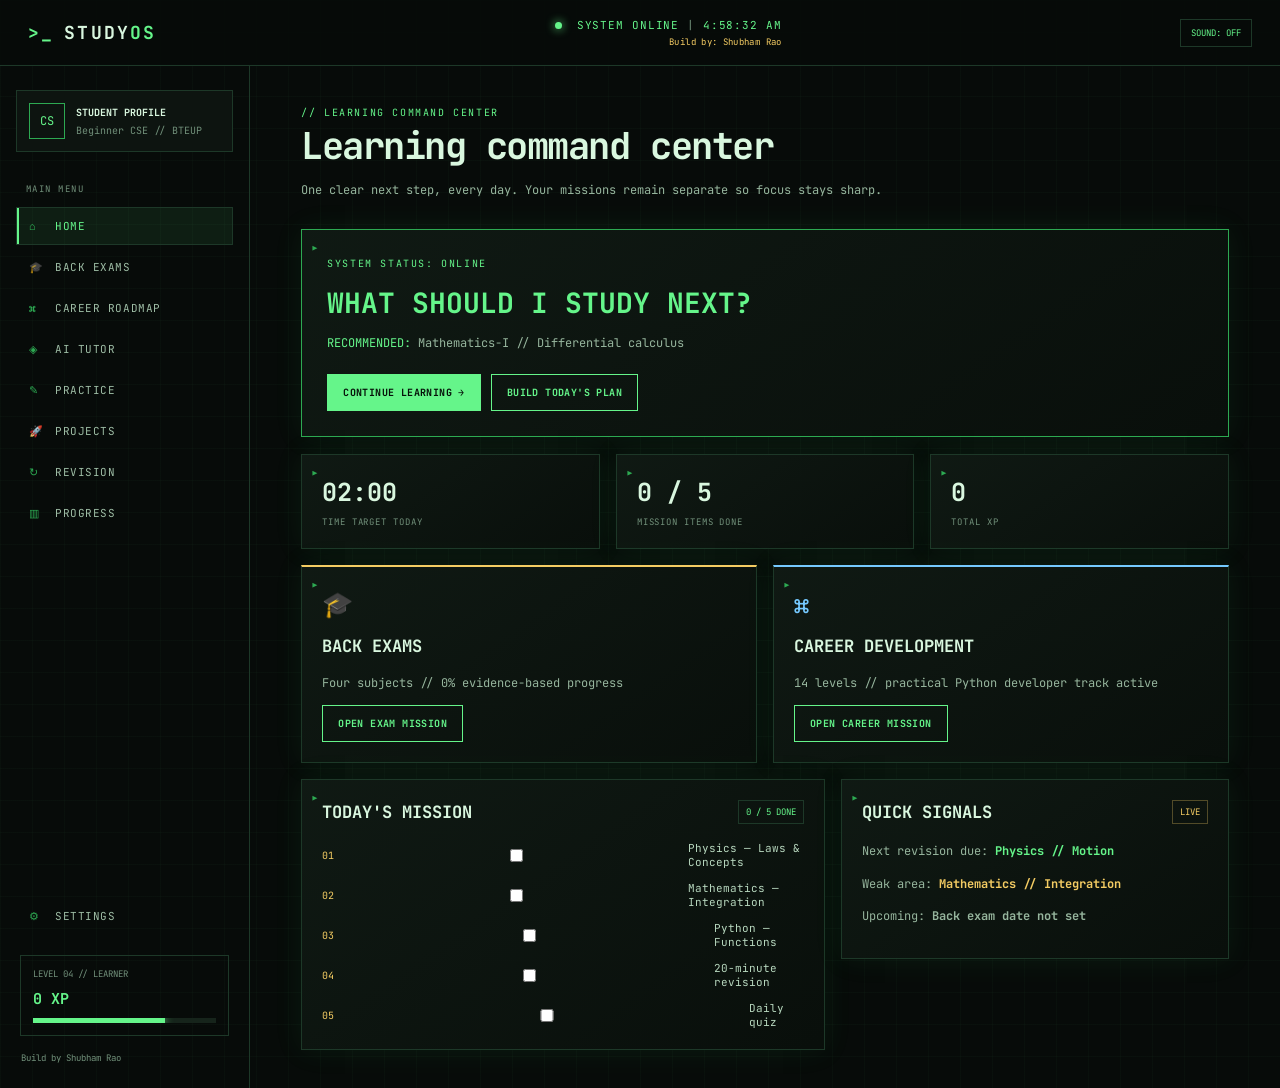
<file: index.html>
<!doctype html>
<html lang="en">
<head>
  <meta charset="UTF-8">
  <meta name="viewport" content="width=device-width, initial-scale=1, maximum-scale=1, viewport-fit=cover">
  <meta name="description" content="StudyOS - BTEUP exam preparation and computer science career development dashboard">
  <title>StudyOS // Learning Command Center</title>
  <link rel="preconnect" href="https://fonts.googleapis.com">
  <link rel="preconnect" href="https://fonts.gstatic.com" crossorigin>
  <link href="https://fonts.googleapis.com/css2?family=JetBrains+Mono:wght@400;500;600;700&display=swap" rel="stylesheet">
  <link rel="stylesheet" href="style.css">
</head>
<body>
  <div class="app-shell">
    <header class="topbar">
      <button class="icon-button menu-button" id="menuToggle" aria-label="Open navigation" aria-expanded="false">⋮</button>
      <button class="brand" data-view="home" aria-label="Go to home">
        <span class="brand-mark">&gt;_</span>
        <span>STUDY<span class="accent">OS</span></span>
      </button>
      <div class="system-readout"><span class="status-dot"></span> SYSTEM ONLINE <span class="muted">|</span> <span id="clock">--:--:--</span><small class="topbar-owner">Build by: Shubham Rao</small></div>
      <button class="sound-button" id="soundToggle" aria-label="Toggle startup sound">SOUND: OFF</button>
    </header>

    <div class="layout">
      <aside class="sidebar" id="sidebar">
        <div class="profile-card">
          <div class="avatar">CS</div>
          <div><strong>STUDENT PROFILE</strong><small>Beginner CSE // BTEUP</small></div>
        </div>
        <p class="nav-label">MAIN MENU</p>
        <nav>
          <button class="nav-item active" data-view="home"><span>⌂</span> HOME</button>
          <button class="nav-item" data-view="exams"><span>🎓</span> BACK EXAMS</button>
          <button class="nav-item" data-view="career"><span>⌘</span> CAREER ROADMAP</button>
          <button class="nav-item" data-view="tutor"><span>◈</span> AI TUTOR</button>
          <button class="nav-item" data-view="practice"><span>✎</span> PRACTICE</button>
          <button class="nav-item" data-view="projects"><span>🚀</span> PROJECTS</button>
          <button class="nav-item" data-view="revision"><span>↻</span> REVISION</button>
          <button class="nav-item" data-view="progress"><span>▥</span> PROGRESS</button>
        </nav>
        <div class="sidebar-footer">
          <button class="nav-item" data-view="settings"><span>⚙</span> SETTINGS</button>
          <div class="level-card"><span>LEVEL 04 // LEARNER</span><strong><span id="xpValue">1,420</span> XP</strong><div class="progress-track"><i style="width: 72%"></i></div></div>
          <small class="owner">Build by Shubham Rao</small>
        </div>
      </aside>

      <main class="content" id="content"></main>
    </div>
  </div>
  <button class="nav-backdrop" id="navBackdrop" aria-label="Close navigation"></button>
  <div class="toast" id="toast" role="status"></div>
  <script src="app.js"></script>
</body>
</html>
</file>
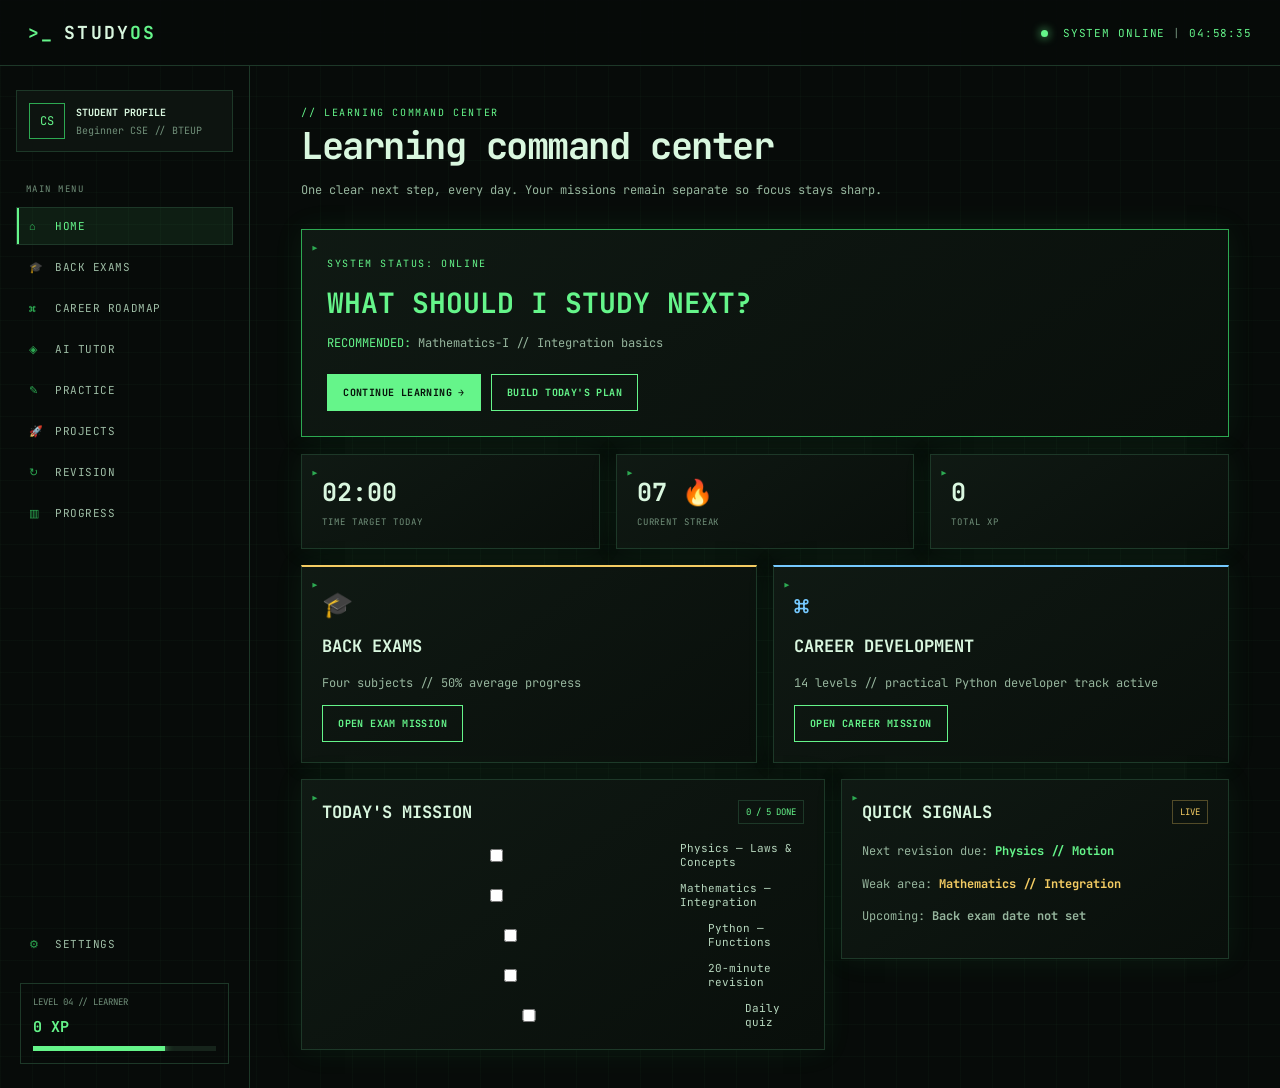
<file: release/index.html>
<!doctype html>
<html lang="en">
<head>
  <meta charset="UTF-8">
  <meta name="viewport" content="width=device-width, initial-scale=1.0">
  <meta name="description" content="StudyOS - BTEUP exam preparation and computer science career development dashboard">
  <title>StudyOS // Learning Command Center</title>
  <link rel="preconnect" href="https://fonts.googleapis.com">
  <link rel="preconnect" href="https://fonts.gstatic.com" crossorigin>
  <link href="https://fonts.googleapis.com/css2?family=JetBrains+Mono:wght@400;500;600;700&display=swap" rel="stylesheet">
  <link rel="stylesheet" href="style.css">
</head>
<body>
  <div class="app-shell">
    <header class="topbar">
      <button class="brand" data-view="home" aria-label="Go to home">
        <span class="brand-mark">&gt;_</span>
        <span>STUDY<span class="accent">OS</span></span>
      </button>
      <div class="system-readout"><span class="status-dot"></span> SYSTEM ONLINE <span class="muted">|</span> <span id="clock">--:--:--</span></div>
      <button class="icon-button" id="menuToggle" aria-label="Toggle navigation">☰</button>
    </header>

    <div class="layout">
      <aside class="sidebar" id="sidebar">
        <div class="profile-card">
          <div class="avatar">CS</div>
          <div><strong>STUDENT PROFILE</strong><small>Beginner CSE // BTEUP</small></div>
        </div>
        <p class="nav-label">MAIN MENU</p>
        <nav>
          <button class="nav-item active" data-view="home"><span>⌂</span> HOME</button>
          <button class="nav-item" data-view="exams"><span>🎓</span> BACK EXAMS</button>
          <button class="nav-item" data-view="career"><span>⌘</span> CAREER ROADMAP</button>
          <button class="nav-item" data-view="tutor"><span>◈</span> AI TUTOR</button>
          <button class="nav-item" data-view="practice"><span>✎</span> PRACTICE</button>
          <button class="nav-item" data-view="projects"><span>🚀</span> PROJECTS</button>
          <button class="nav-item" data-view="revision"><span>↻</span> REVISION</button>
          <button class="nav-item" data-view="progress"><span>▥</span> PROGRESS</button>
        </nav>
        <div class="sidebar-footer">
          <button class="nav-item" data-view="settings"><span>⚙</span> SETTINGS</button>
          <div class="level-card"><span>LEVEL 04 // LEARNER</span><strong><span id="xpValue">1,420</span> XP</strong><div class="progress-track"><i style="width: 72%"></i></div></div>
        </div>
      </aside>

      <main class="content" id="content"></main>
    </div>
  </div>
  <div class="toast" id="toast" role="status"></div>
  <script src="app.js"></script>
</body>
</html>
</file>
<file: style.css>
:root {
  --bg: #070b09;
  --panel: #0d1410;
  --panel-2: #101a14;
  --line: #1d3828;
  --text: #d9f7df;
  --muted: #71907a;
  --green: #65f58a;
  --green-dim: #2da952;
  --yellow: #f4cc63;
  --red: #ff7272;
  --blue: #75c9ff;
  --shadow: 0 0 28px rgba(55, 221, 103, .08);
}
* { box-sizing: border-box; }
html, body { margin: 0; min-height: 100%; overflow-x: hidden; background: var(--bg); color: var(--text); font-family: "JetBrains Mono", Consolas, monospace; }
body { background-image: linear-gradient(rgba(101,245,138,.025) 1px, transparent 1px), linear-gradient(90deg, rgba(101,245,138,.025) 1px, transparent 1px); background-size: 32px 32px; }
button, input, select, textarea { font: inherit; }
button { cursor: pointer; }
.app-shell { min-height: 100vh; }
.topbar { align-items: center; border-bottom: 1px solid var(--line); display: flex; height: calc(66px + env(safe-area-inset-top)); justify-content: space-between; padding: env(safe-area-inset-top) 28px 0; background: rgba(7,11,9,.96); position: sticky; top: 0; z-index: 5; }
.brand { background: none; border: 0; color: var(--text); display: flex; font-size: 18px; font-weight: 700; gap: 10px; letter-spacing: .12em; padding: 0; }
.brand-mark, .accent { color: var(--green); }
.system-readout { color: var(--green); font-size: 11px; letter-spacing: .08em; }
.topbar-owner { color: var(--yellow); display: block; font-size: 9px; letter-spacing: .04em; margin-top: 4px; text-align: right; }
.status-dot { background: var(--green); border-radius: 50%; box-shadow: 0 0 10px var(--green); display: inline-block; height: 7px; margin-right: 7px; width: 7px; }
.muted, small { color: var(--muted); }
.icon-button, .sound-button { background: none; border: 1px solid var(--line); color: var(--green); padding: 7px 10px; }
.sound-button { font-size: 9px; }
.menu-button { display: none; font-size: 18px; line-height: 1; padding: 5px 10px; }
.nav-backdrop { display: none; }
.layout { display: flex; min-height: calc(100dvh - 66px - env(safe-area-inset-top)); }
.sidebar { border-right: 1px solid var(--line); display: flex; flex-direction: column; padding: 24px 16px; width: 250px; flex-shrink: 0; }
.profile-card { align-items: center; background: var(--panel); border: 1px solid var(--line); display: flex; gap: 11px; padding: 12px; }
.profile-card strong, .profile-card small { display: block; font-size: 10px; }
.profile-card small { margin-top: 5px; }
.avatar { align-items: center; border: 1px solid var(--green-dim); color: var(--green); display: flex; font-size: 12px; height: 36px; justify-content: center; width: 36px; }
.nav-label { color: var(--muted); font-size: 9px; letter-spacing: .16em; margin: 30px 10px 10px; }
nav { display: grid; gap: 3px; }
.nav-item { background: none; border: 1px solid transparent; color: #9ebda5; display: flex; font-size: 11px; gap: 12px; letter-spacing: .05em; padding: 11px 12px; text-align: left; width: 100%; }
.nav-item span { color: var(--green-dim); width: 14px; }
.nav-item:hover, .nav-item.active { background: rgba(101,245,138,.08); border-color: var(--line); color: var(--green); }
.nav-item.active { box-shadow: inset 2px 0 var(--green); }
.sidebar-footer { margin-top: auto; }
.owner { display:block; color:var(--muted); font-size:9px; margin:16px 5px 0; }
.level-card { border: 1px solid var(--line); color: var(--muted); font-size: 9px; margin: 20px 4px 0; padding: 12px; }
.level-card strong { color: var(--green); display: block; font-size: 15px; margin: 9px 0; }
.progress-track { background: #16241b; height: 5px; overflow: hidden; }
.progress-track i { background: var(--green); box-shadow: 0 0 8px var(--green); display: block; height: 100%; }
.content { max-width: 1400px; padding: 38px clamp(20px, 4vw, 58px); width: 100%; }
.eyebrow { color: var(--green); font-size: 10px; letter-spacing: .16em; margin: 0 0 10px; }
h1 { font-size: clamp(24px, 3vw, 37px); letter-spacing: -.04em; margin: 0 0 10px; }
h2 { font-size: 17px; margin: 0 0 16px; }
h3 { font-size: 13px; margin: 0 0 8px; }
p { color: #96b59d; font-size: 12px; line-height: 1.7; }
.page-head { align-items: flex-end; display: flex; justify-content: space-between; margin-bottom: 29px; }
.page-head p { margin: 0; }
.grid { display: grid; gap: 16px; }
.grid-2 { grid-template-columns: repeat(2, minmax(0, 1fr)); }
.grid-3 { grid-template-columns: repeat(3, minmax(0, 1fr)); }
.card { background: linear-gradient(145deg, rgba(16,26,20,.95), rgba(9,15,11,.95)); border: 1px solid var(--line); box-shadow: var(--shadow); padding: 20px; position: relative; }
.card:before { color: var(--green-dim); content: "▸"; left: 8px; position: absolute; top: 8px; }
.card > * { position: relative; }
.card-title { align-items: center; display: flex; justify-content: space-between; margin-bottom: 17px; }
.card-title h2 { margin: 0; }
.tag { border: 1px solid var(--line); color: var(--green); font-size: 9px; padding: 5px 7px; }
.tag.warn { color: var(--yellow); border-color: rgba(244,204,99,.3); }
.tag.danger { color: var(--red); border-color: rgba(255,114,114,.3); }
.hero { border-color: var(--green-dim); margin-bottom: 17px; padding: 25px; }
.hero .big-status { color: var(--green); font-size: clamp(18px, 3vw, 28px); font-weight: 700; margin: 12px 0; }
.hero-actions { display: flex; gap: 10px; margin-top: 20px; }
.btn { background: var(--green); border: 1px solid var(--green); color: #061009; display: inline-block; font-size: 10px; font-weight: 700; letter-spacing: .04em; padding: 11px 15px; text-decoration: none; }
.btn:hover { box-shadow: 0 0 18px rgba(101,245,138,.3); }
.btn.secondary { background: transparent; color: var(--green); }
.stat { font-size: 25px; font-weight: 700; }
.stat-label { color: var(--muted); font-size: 9px; letter-spacing: .1em; margin-top: 7px; }
.mission-card { min-height: 160px; }
.mission-card.exam { border-top: 2px solid var(--yellow); }
.mission-card.career { border-top: 2px solid var(--blue); }
.mission-card .mission-icon { font-size: 25px; margin-bottom: 14px; }
.mission-card.exam .mission-icon, .exam-color { color: var(--yellow); }
.mission-card.career .mission-icon, .career-color { color: var(--blue); }
.checklist { display: grid; gap: 12px; list-style: none; margin: 0; padding: 0; }
.checklist li { align-items: center; color: #b7d7be; display: flex; font-size: 11px; gap: 10px; }
.checklist input { accent-color: var(--green); }
.mission-sequence { counter-reset: mission-step; }
.mission-sequence li { gap: 9px; }
.mission-number { color: var(--yellow); font-size: 10px; min-width: 22px; }
.split { align-items: start; display: grid; gap: 16px; grid-template-columns: 1.35fr 1fr; }
.subject-card { min-height: 170px; }
.subject-card h3 { color: var(--text); font-size: 14px; }
.subject-card .progress-track { margin: 18px 0 10px; }
.subject-meta { color: var(--muted); font-size: 10px; }
.subject-grid { display: grid; gap: 12px; grid-template-columns: repeat(2, minmax(0, 1fr)); }
.roadmap { display: grid; gap: 10px; grid-template-columns: 1fr; }
.roadmap-step { background: rgba(255,255,255,.02); border: 1px solid var(--line); border-left: 4px solid var(--line); min-height: 0; padding: 16px 18px 15px; position: relative; transition: border-color .2s, background .2s; }
.roadmap-button { background: transparent; color: inherit; cursor: pointer; font: inherit; text-align: left; width: 100%; }
.roadmap-button:hover, .roadmap-button:focus-visible { background: rgba(101,245,138,.06); border-color: var(--green-dim); outline: none; }
.roadmap-done { border-left-color: var(--green); }
.roadmap-current { background: rgba(99,194,255,.07); border-color: var(--blue); border-left-width: 6px; }
.roadmap-selected { box-shadow: 0 0 0 1px var(--blue); }
.roadmap-done h3 { color: var(--green); }
.roadmap-current h3 { color: var(--blue); }
.roadmap-step-head { align-items: center; display: flex; gap: 10px; justify-content: space-between; }
.roadmap-number { color: var(--muted); font-size: 11px; font-weight: 700; letter-spacing: 1px; }
.roadmap-state { border: 1px solid var(--line); color: var(--muted); font-size: 9px; letter-spacing: .8px; padding: 4px 7px; }
.roadmap-current .roadmap-state { border-color: var(--blue); color: var(--blue); }
.roadmap-done .roadmap-state { border-color: var(--green-dim); color: var(--green); }
.roadmap-step h3 { margin: 8px 0 10px; }
.roadmap-step p { font-size: 11px; line-height: 1.5; margin: 5px 0 0; }
.roadmap-learn strong, .roadmap-output strong { color: var(--muted); font-size: 9px; letter-spacing: .8px; margin-right: 5px; }
.roadmap-output { color: var(--green); }
.roadmap-intro { color: var(--muted); font-size: 11px; margin: 5px 0 0; }
.roadmap-focus { border-top: 1px solid var(--line); margin-top: 16px; padding-top: 16px; }
.roadmap-focus h3 { color: var(--blue); margin: 10px 0 8px; }
.roadmap-focus p { font-size: 11px; line-height: 1.5; margin: 5px 0; }
.lesson-list { display: grid; gap: 7px; }
.lesson { align-items: center; background: rgba(101,245,138,.03); border: 1px solid transparent; display: flex; gap: 12px; padding: 10px; }
.lesson:hover { border-color: var(--line); }
.lesson .num { color: var(--muted); font-size: 10px; }
.topic-note { display: block; font-size: 9px; margin-top: 4px; }
.lesson.done { color: var(--muted); text-decoration: line-through; }
.lesson.done .num { color: var(--green); }
.priority { font-size: 9px; margin-left: auto; }
.priority.high { color: var(--red); } .priority.medium { color: var(--yellow); } .priority.low { color: var(--green); }
.bar-row { align-items: center; display: grid; gap: 10px; grid-template-columns: 120px 1fr 45px; margin: 15px 0; }
.bar-row label, .bar-row strong { font-size: 10px; }
.bar-row strong { color: var(--green); text-align: right; }
.form-row { display: grid; gap: 12px; grid-template-columns: repeat(2, 1fr); }
label { color: var(--muted); display: block; font-size: 10px; margin-bottom: 7px; }
input, select, textarea { background: #09100b; border: 1px solid var(--line); color: var(--text); padding: 11px; width: 100%; }
textarea { min-height: 110px; resize: vertical; }
.code-block { background: #050906; border: 1px solid var(--line); color: var(--green); font-family: inherit; font-size: 11px; line-height: 1.7; margin: 0 0 20px; overflow-x: auto; padding: 14px; white-space: pre-wrap; }
.chat { display: flex; flex-direction: column; height: 470px; }
.chat-log { display: grid; flex: 1; gap: 13px; overflow: auto; padding: 5px 0 20px; }
.bubble { border-left: 2px solid var(--green-dim); color: #b5d8bb; font-size: 11px; line-height: 1.7; padding: 10px 13px; }
.bubble.user { border-color: var(--blue); color: #b7daf0; justify-self: end; max-width: 80%; }
.chat-form { display: flex; gap: 8px; }
.chat-form input { flex: 1; }
.notice { border-left: 2px solid var(--yellow); color: #d9c887; font-size: 11px; line-height: 1.6; padding: 11px 14px; }
.toast { background: var(--green); bottom: 20px; color: #061009; display: none; font-size: 11px; font-weight: 700; padding: 12px 16px; position: fixed; right: 20px; z-index: 10; }
.toast.show { display: block; }
@media (max-width: 900px) { .sidebar { width: 215px; } .roadmap { grid-template-columns: repeat(2, 1fr); } }
@media (max-width: 700px) {
  .topbar { padding-left: 16px; padding-right: 16px; gap:9px; } .system-readout { font-size: 9px; } .menu-button { display: block; order:-1; }
  .brand { font-size:15px; } .sound-button { font-size:8px; padding:6px; } .sidebar { background: var(--bg); box-shadow:12px 0 32px rgba(0,0,0,.35); display: none; left:0; position: fixed; top: calc(66px + env(safe-area-inset-top)); bottom: 0; z-index: 4; } .sidebar.open { display: flex; }
  .nav-backdrop { background: rgba(0,0,0,.55); border: 0; inset: calc(66px + env(safe-area-inset-top)) 0 0 0; position: fixed; z-index: 3; }
  body:has(.sidebar.open) .nav-backdrop { display: block; }
  .content { padding: 28px 16px calc(28px + env(safe-area-inset-bottom)); } .page-head, .split { display: block; } .page-head { margin-bottom: 22px; }
  .page-head .btn { margin-top: 15px; } .grid-2, .grid-3, .subject-grid { grid-template-columns: 1fr; } .roadmap { grid-template-columns: 1fr; }
  .hero-actions { flex-wrap: wrap; } .bar-row { grid-template-columns: 94px 1fr 38px; }
  .lesson .priority { display: none; } .lesson .btn { flex-shrink: 0; }
}
</file>
<file: release/style.css>
:root {
  --bg: #070b09;
  --panel: #0d1410;
  --panel-2: #101a14;
  --line: #1d3828;
  --text: #d9f7df;
  --muted: #71907a;
  --green: #65f58a;
  --green-dim: #2da952;
  --yellow: #f4cc63;
  --red: #ff7272;
  --blue: #75c9ff;
  --shadow: 0 0 28px rgba(55, 221, 103, .08);
}
* { box-sizing: border-box; }
html, body { margin: 0; min-height: 100%; background: var(--bg); color: var(--text); font-family: "JetBrains Mono", Consolas, monospace; }
body { background-image: linear-gradient(rgba(101,245,138,.025) 1px, transparent 1px), linear-gradient(90deg, rgba(101,245,138,.025) 1px, transparent 1px); background-size: 32px 32px; }
button, input, select, textarea { font: inherit; }
button { cursor: pointer; }
.app-shell { min-height: 100vh; }
.topbar { align-items: center; border-bottom: 1px solid var(--line); display: flex; height: 66px; justify-content: space-between; padding: 0 28px; background: rgba(7,11,9,.9); position: sticky; top: 0; z-index: 5; }
.brand { background: none; border: 0; color: var(--text); display: flex; font-size: 18px; font-weight: 700; gap: 10px; letter-spacing: .12em; padding: 0; }
.brand-mark, .accent { color: var(--green); }
.system-readout { color: var(--green); font-size: 11px; letter-spacing: .08em; }
.status-dot { background: var(--green); border-radius: 50%; box-shadow: 0 0 10px var(--green); display: inline-block; height: 7px; margin-right: 7px; width: 7px; }
.muted, small { color: var(--muted); }
.icon-button { background: none; border: 1px solid var(--line); color: var(--green); display: none; padding: 7px 10px; }
.layout { display: flex; min-height: calc(100vh - 66px); }
.sidebar { border-right: 1px solid var(--line); display: flex; flex-direction: column; padding: 24px 16px; width: 250px; flex-shrink: 0; }
.profile-card { align-items: center; background: var(--panel); border: 1px solid var(--line); display: flex; gap: 11px; padding: 12px; }
.profile-card strong, .profile-card small { display: block; font-size: 10px; }
.profile-card small { margin-top: 5px; }
.avatar { align-items: center; border: 1px solid var(--green-dim); color: var(--green); display: flex; font-size: 12px; height: 36px; justify-content: center; width: 36px; }
.nav-label { color: var(--muted); font-size: 9px; letter-spacing: .16em; margin: 30px 10px 10px; }
nav { display: grid; gap: 3px; }
.nav-item { background: none; border: 1px solid transparent; color: #9ebda5; display: flex; font-size: 11px; gap: 12px; letter-spacing: .05em; padding: 11px 12px; text-align: left; width: 100%; }
.nav-item span { color: var(--green-dim); width: 14px; }
.nav-item:hover, .nav-item.active { background: rgba(101,245,138,.08); border-color: var(--line); color: var(--green); }
.nav-item.active { box-shadow: inset 2px 0 var(--green); }
.sidebar-footer { margin-top: auto; }
.level-card { border: 1px solid var(--line); color: var(--muted); font-size: 9px; margin: 20px 4px 0; padding: 12px; }
.level-card strong { color: var(--green); display: block; font-size: 15px; margin: 9px 0; }
.progress-track { background: #16241b; height: 5px; overflow: hidden; }
.progress-track i { background: var(--green); box-shadow: 0 0 8px var(--green); display: block; height: 100%; }
.content { max-width: 1400px; padding: 38px clamp(20px, 4vw, 58px); width: 100%; }
.eyebrow { color: var(--green); font-size: 10px; letter-spacing: .16em; margin: 0 0 10px; }
h1 { font-size: clamp(24px, 3vw, 37px); letter-spacing: -.04em; margin: 0 0 10px; }
h2 { font-size: 17px; margin: 0 0 16px; }
h3 { font-size: 13px; margin: 0 0 8px; }
p { color: #96b59d; font-size: 12px; line-height: 1.7; }
.page-head { align-items: flex-end; display: flex; justify-content: space-between; margin-bottom: 29px; }
.page-head p { margin: 0; }
.grid { display: grid; gap: 16px; }
.grid-2 { grid-template-columns: repeat(2, minmax(0, 1fr)); }
.grid-3 { grid-template-columns: repeat(3, minmax(0, 1fr)); }
.card { background: linear-gradient(145deg, rgba(16,26,20,.95), rgba(9,15,11,.95)); border: 1px solid var(--line); box-shadow: var(--shadow); padding: 20px; position: relative; }
.card:before { color: var(--green-dim); content: "▸"; left: 8px; position: absolute; top: 8px; }
.card > * { position: relative; }
.card-title { align-items: center; display: flex; justify-content: space-between; margin-bottom: 17px; }
.card-title h2 { margin: 0; }
.tag { border: 1px solid var(--line); color: var(--green); font-size: 9px; padding: 5px 7px; }
.tag.warn { color: var(--yellow); border-color: rgba(244,204,99,.3); }
.tag.danger { color: var(--red); border-color: rgba(255,114,114,.3); }
.hero { border-color: var(--green-dim); margin-bottom: 17px; padding: 25px; }
.hero .big-status { color: var(--green); font-size: clamp(18px, 3vw, 28px); font-weight: 700; margin: 12px 0; }
.hero-actions { display: flex; gap: 10px; margin-top: 20px; }
.btn { background: var(--green); border: 1px solid var(--green); color: #061009; display: inline-block; font-size: 10px; font-weight: 700; letter-spacing: .04em; padding: 11px 15px; text-decoration: none; }
.btn:hover { box-shadow: 0 0 18px rgba(101,245,138,.3); }
.btn.secondary { background: transparent; color: var(--green); }
.stat { font-size: 25px; font-weight: 700; }
.stat-label { color: var(--muted); font-size: 9px; letter-spacing: .1em; margin-top: 7px; }
.mission-card { min-height: 160px; }
.mission-card.exam { border-top: 2px solid var(--yellow); }
.mission-card.career { border-top: 2px solid var(--blue); }
.mission-card .mission-icon { font-size: 25px; margin-bottom: 14px; }
.mission-card.exam .mission-icon, .exam-color { color: var(--yellow); }
.mission-card.career .mission-icon, .career-color { color: var(--blue); }
.checklist { display: grid; gap: 12px; list-style: none; margin: 0; padding: 0; }
.checklist li { align-items: center; color: #b7d7be; display: flex; font-size: 11px; gap: 10px; }
.checklist input { accent-color: var(--green); }
.split { align-items: start; display: grid; gap: 16px; grid-template-columns: 1.35fr 1fr; }
.subject-card { min-height: 170px; }
.subject-card h3 { color: var(--text); font-size: 14px; }
.subject-card .progress-track { margin: 18px 0 10px; }
.subject-meta { color: var(--muted); font-size: 10px; }
.subject-grid { display: grid; gap: 12px; grid-template-columns: repeat(2, minmax(0, 1fr)); }
.roadmap { display: grid; gap: 10px; grid-template-columns: 1fr; }
.roadmap-step { background: rgba(255,255,255,.02); border: 1px solid var(--line); border-left: 4px solid var(--line); min-height: 0; padding: 16px 18px 15px; position: relative; transition: border-color .2s, background .2s; }
.roadmap-button { background: transparent; color: inherit; cursor: pointer; font: inherit; text-align: left; width: 100%; }
.roadmap-button:hover, .roadmap-button:focus-visible { background: rgba(101,245,138,.06); border-color: var(--green-dim); outline: none; }
.roadmap-done { border-left-color: var(--green); }
.roadmap-current { background: rgba(99,194,255,.07); border-color: var(--blue); border-left-width: 6px; }
.roadmap-selected { box-shadow: 0 0 0 1px var(--blue); }
.roadmap-done h3 { color: var(--green); }
.roadmap-current h3 { color: var(--blue); }
.roadmap-step-head { align-items: center; display: flex; gap: 10px; justify-content: space-between; }
.roadmap-number { color: var(--muted); font-size: 11px; font-weight: 700; letter-spacing: 1px; }
.roadmap-state { border: 1px solid var(--line); color: var(--muted); font-size: 9px; letter-spacing: .8px; padding: 4px 7px; }
.roadmap-current .roadmap-state { border-color: var(--blue); color: var(--blue); }
.roadmap-done .roadmap-state { border-color: var(--green-dim); color: var(--green); }
.roadmap-step h3 { margin: 8px 0 10px; }
.roadmap-step p { font-size: 11px; line-height: 1.5; margin: 5px 0 0; }
.roadmap-learn strong, .roadmap-output strong { color: var(--muted); font-size: 9px; letter-spacing: .8px; margin-right: 5px; }
.roadmap-output { color: var(--green); }
.roadmap-intro { color: var(--muted); font-size: 11px; margin: 5px 0 0; }
.roadmap-focus { border-top: 1px solid var(--line); margin-top: 16px; padding-top: 16px; }
.roadmap-focus h3 { color: var(--blue); margin: 10px 0 8px; }
.roadmap-focus p { font-size: 11px; line-height: 1.5; margin: 5px 0; }
.lesson-list { display: grid; gap: 7px; }
.lesson { align-items: center; background: rgba(101,245,138,.03); border: 1px solid transparent; display: flex; gap: 12px; padding: 10px; }
.lesson:hover { border-color: var(--line); }
.lesson .num { color: var(--muted); font-size: 10px; }
.topic-note { display: block; font-size: 9px; margin-top: 4px; }
.lesson.done { color: var(--muted); text-decoration: line-through; }
.lesson.done .num { color: var(--green); }
.priority { font-size: 9px; margin-left: auto; }
.priority.high { color: var(--red); } .priority.medium { color: var(--yellow); } .priority.low { color: var(--green); }
.bar-row { align-items: center; display: grid; gap: 10px; grid-template-columns: 120px 1fr 45px; margin: 15px 0; }
.bar-row label, .bar-row strong { font-size: 10px; }
.bar-row strong { color: var(--green); text-align: right; }
.form-row { display: grid; gap: 12px; grid-template-columns: repeat(2, 1fr); }
label { color: var(--muted); display: block; font-size: 10px; margin-bottom: 7px; }
input, select, textarea { background: #09100b; border: 1px solid var(--line); color: var(--text); padding: 11px; width: 100%; }
textarea { min-height: 110px; resize: vertical; }
.code-block { background: #050906; border: 1px solid var(--line); color: var(--green); font-family: inherit; font-size: 11px; line-height: 1.7; margin: 0 0 20px; overflow-x: auto; padding: 14px; white-space: pre-wrap; }
.chat { display: flex; flex-direction: column; height: 470px; }
.chat-log { display: grid; flex: 1; gap: 13px; overflow: auto; padding: 5px 0 20px; }
.bubble { border-left: 2px solid var(--green-dim); color: #b5d8bb; font-size: 11px; line-height: 1.7; padding: 10px 13px; }
.bubble.user { border-color: var(--blue); color: #b7daf0; justify-self: end; max-width: 80%; }
.chat-form { display: flex; gap: 8px; }
.chat-form input { flex: 1; }
.notice { border-left: 2px solid var(--yellow); color: #d9c887; font-size: 11px; line-height: 1.6; padding: 11px 14px; }
.toast { background: var(--green); bottom: 20px; color: #061009; display: none; font-size: 11px; font-weight: 700; padding: 12px 16px; position: fixed; right: 20px; z-index: 10; }
.toast.show { display: block; }
@media (max-width: 900px) { .sidebar { width: 215px; } .roadmap { grid-template-columns: repeat(2, 1fr); } }
@media (max-width: 700px) {
  .topbar { padding: 0 16px; } .system-readout { font-size: 9px; } .icon-button { display: block; }
  .sidebar { background: var(--bg); display: none; position: fixed; top: 66px; bottom: 0; z-index: 4; } .sidebar.open { display: flex; }
  .content { padding: 28px 16px; } .page-head, .split { display: block; } .page-head { margin-bottom: 22px; }
  .page-head .btn { margin-top: 15px; } .grid-2, .grid-3, .subject-grid { grid-template-columns: 1fr; } .roadmap { grid-template-columns: 1fr; }
  .hero-actions { flex-wrap: wrap; } .bar-row { grid-template-columns: 94px 1fr 38px; }
  .lesson .priority { display: none; } .lesson .btn { flex-shrink: 0; }
}
</file>
